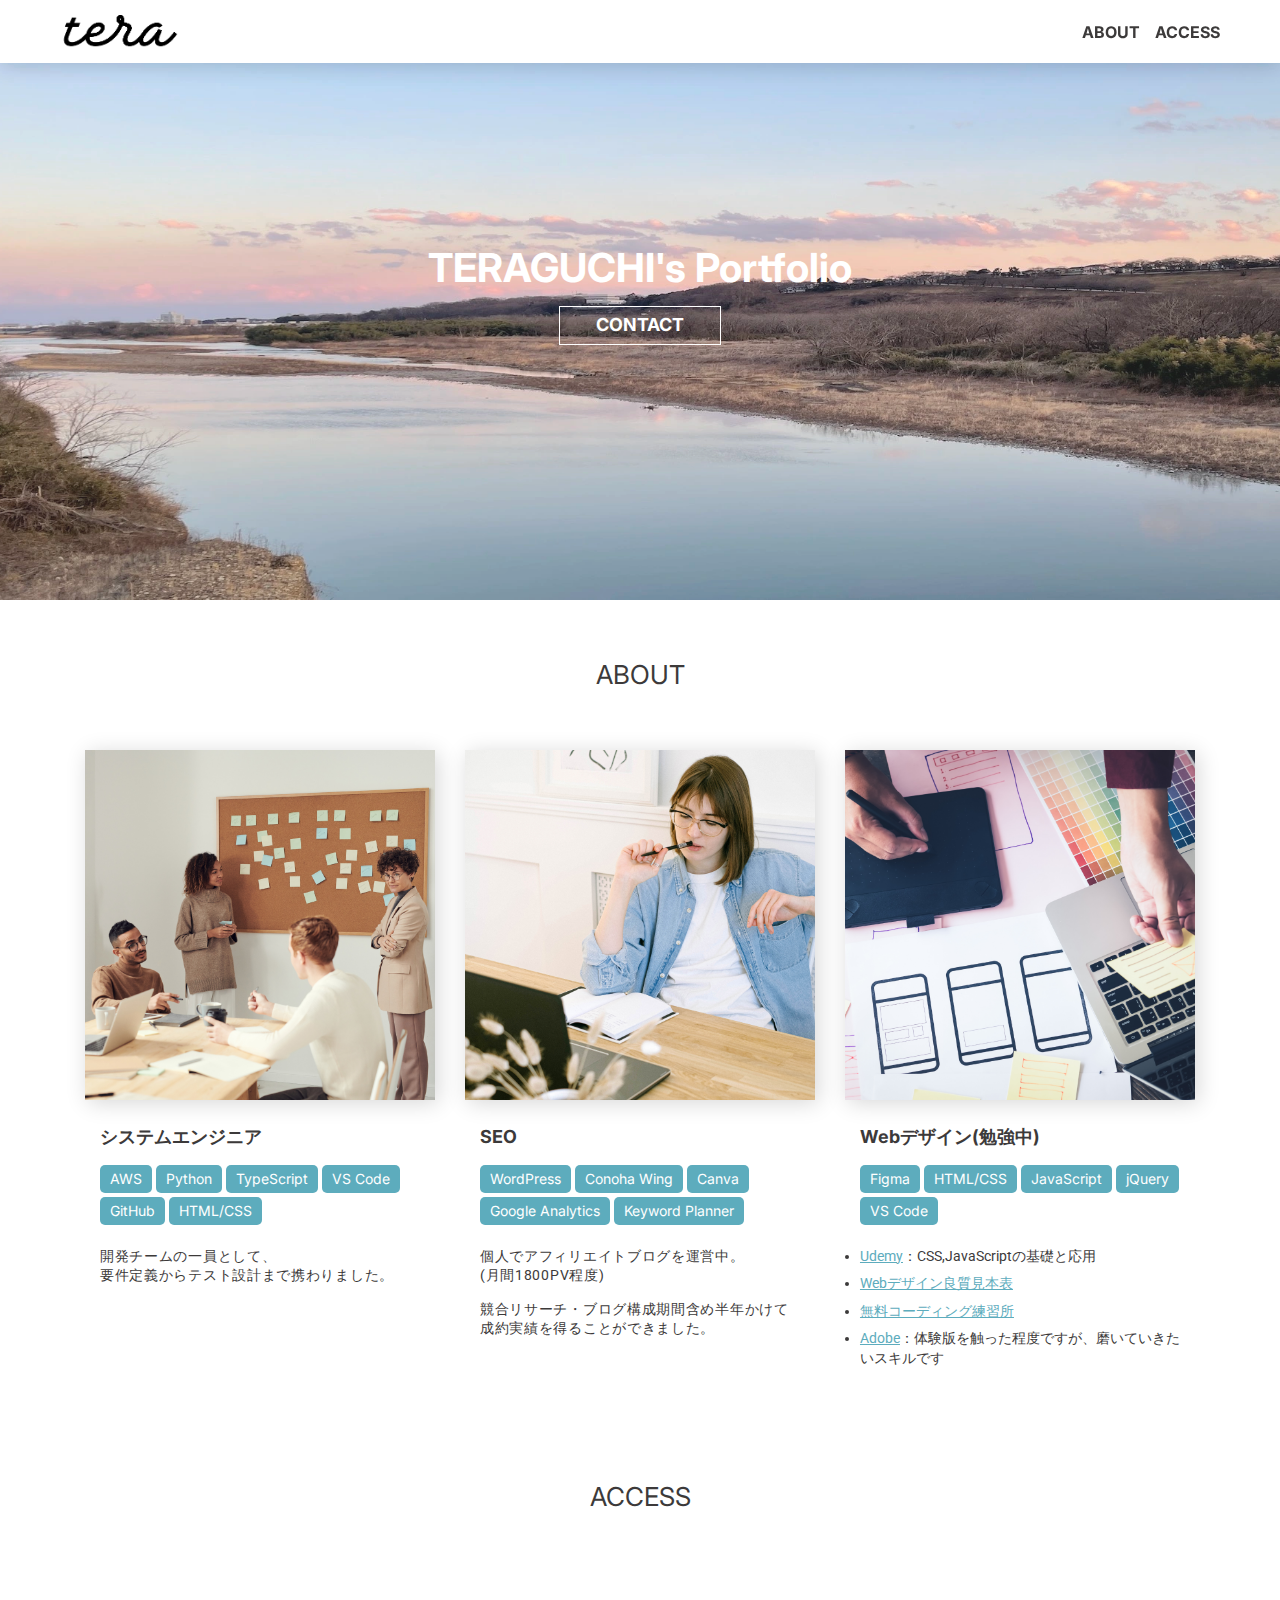
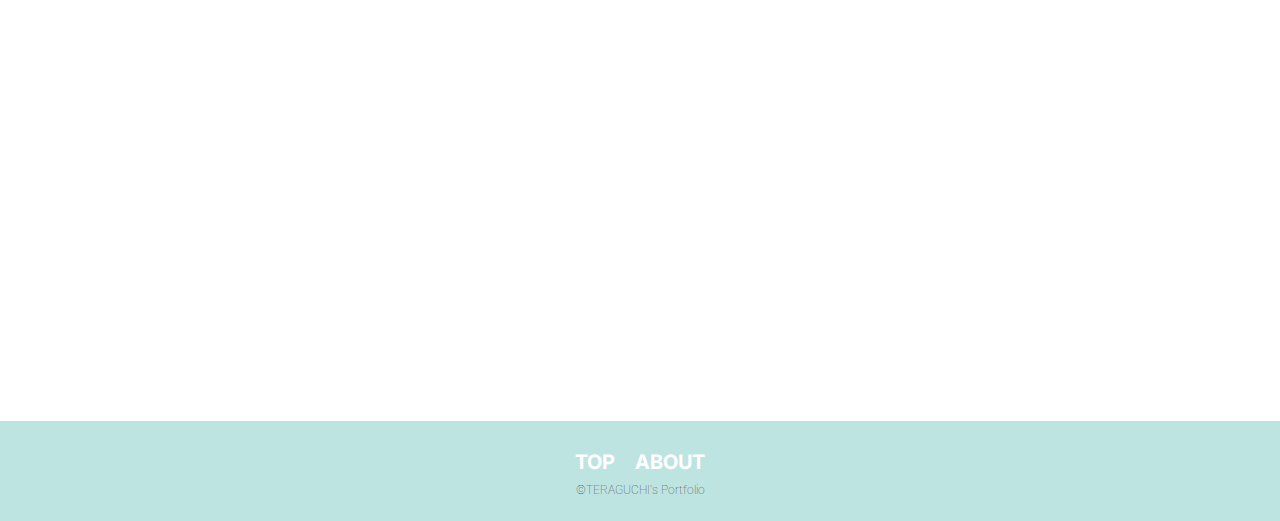
<file: index.html>
<!DOCTYPE html>
<html lang="en">
<head>
  <meta charset="UTF-8">
  <meta http-equiv="X-UA-Compatible" content="IE=edge">
  <meta name="viewport" content="width=device-width, initial-scale=1.0">
  <title>TERAGUCHI's PORTFOLIO</title>
  <!-- favicon -->
  <link rel="shortcut icon" href="favicon.ico">  
  <link rel="apple-touch-icon" href="apple-touch-icon.png">
  <link rel="icon" type="image/png" href="android-chrome-192x192.png"> 
  <!-- CSS stylesheet -->
  <link rel="stylesheet" href="css/destyle.css">
  <link rel="stylesheet" href="style.css">
  <!-- Google Font -->
  <link rel="preconnect" href="https://fonts.googleapis.com">
  <link rel="preconnect" href="https://fonts.gstatic.com" crossorigin>
  <link href="https://fonts.googleapis.com/css2?family=Inter:wght@500&family=Noto+Sans:wght@100&family=Roboto:wght@300&display=swap" rel="stylesheet">
</head>
<body>
  <div class="global-container">

    <header class="header">
      <div class="header__logo"><img src="img/logo.png" alt=""></div>
      <nav class="header__nav">
        <ul class="header__ul">
          <li class="header__li"><a href="#about">ABOUT</a></li>
          <li class="header__li"><a href="#access">ACCESS</a></li>
        </ul>
      </nav>
    </header>
  
    <main id="top" class="main">
      <div class="main-visual">
        <div class="catch">
          <h1 class="catch__title">TERAGUCHI's Portfolio</h1>

          <!-- モーダルを開くボタン -->
          <div class="modal-open">CONTACT</div>

          <!-- モーダル本体 -->
          <div class="modal-container">
            <div class="modal-body">
              <!-- 閉じるボタン -->
              <div class="modal-close">×</div>
              <!-- モーダル内のコンテンツ -->
              <div class="modal-content">
                <p>準備中…</p>
              </div>
            </div>
          </div>
          
        </div>
      </div>

      <section id="about">
        <div class="section-inner"><h2 class="section-title">ABOUT</h2></div>
        
        <div class="container">
          <div class="inner">

            <div class="item">
              <div class="item__img">
                <img src="img/engineer.png" alt="">
              </div>
              <div class="desc">
                <h3 class="desc__title">システムエンジニア</h3>
                <div class="desc__labels">
                  <span class="desc__label">AWS</span>
                  <span class="desc__label">Python</span>
                  <span class="desc__label">TypeScript</span>
                  <span class="desc__label">VS Code</span>
                  <span class="desc__label">GitHub</span>
                  <span class="desc__label">HTML/CSS</span>
                </div>
                <div class="desc__text">
                  <p class="desc__p">開発チームの一員として、<br>要件定義からテスト設計まで携わりました。</p>
                </div>
              </div>
            </div>
      
            <div class="item">
              <div class="item__img">
                <img src="img/blogger.png" alt="">
              </div>
              <div class="desc">
                <h3 class="desc__title">SEO</h3>
                <div class="desc__labels">
                  <span class="desc__label">WordPress</span>
                  <span class="desc__label">Conoha Wing</span>
                  <span class="desc__label">Canva</span>
                  <span class="desc__label">Google Analytics</span>
                  <span class="desc__label">Keyword Planner</span>
                </div>
                <div class="desc__text">
                  <p class="desc__p">個人でアフィリエイトブログを運営中。<br>(月間1800PV程度)</p>
                  <p class="desc__p">競合リサーチ・ブログ構成期間含め半年かけて成約実績を得ることができました。</>
                </div>
              </div>
            </div>

            <div class="item">
              <div class="item__img">
                <img src="img/designer.png" alt="">
              </div>
              <div class="desc">
                <h3 class="desc__title">Webデザイン(勉強中)</h3>
                <div class="desc__labels">
                  <span class="desc__label">Figma</span>
                  <span class="desc__label">HTML/CSS</span>
                  <span class="desc__label">JavaScript</span>
                  <span class="desc__label">jQuery</span>
                  <span class="desc__label">VS Code</span>
                </div>
                <div class="desc__text">
                  <ul>
                    <li class="desc__li"><a class="desc__a" href="https://www.udemy.com/share/102zAI3@Lxjd12MSCSW5zDPiUDTxIp6e6jMaNXvWuqZRyWwyEsXul_oU1gCCq9GDrptaFprtDA==/">Udemy</a>：CSS,JavaScriptの基礎と応用</li>
                    <li class="desc__li"><a class="desc__a" href="https://www.sbcr.jp/product/4815609092/">Webデザイン良質見本表</a></li>
                    <li class="desc__li"><a class="desc__a" href="https://webdesigner-go.com/coding-practice/">無料コーディング練習所</a></li>
                    <li class="desc__li"><a class="desc__a" href="https://www.adobe.com/jp/">Adobe</a>：体験版を触った程度ですが、磨いていきたいスキルです</li>
                  </ul>
                </div>
              </div>
            </div>

          </div>
        </div>
      </section>

      <section id="access" class="access">
        <div class="container">
          <div class="section-inner"><h2 class="section-title">ACCESS</h2></div>
          <iframe class="access__iframe" src="https://www.google.com/maps/embed?pb=!1m18!1m12!1m3!1d5986.075106530292!2d139.35564588021208!3d35.7159234362216!2m3!1f0!2f0!3f0!3m2!1i1024!2i768!4f13.1!3m3!1m2!1s0x60191fd73825425b%3A0x200175e9f52776af!2z5pit5bO26aeF!5e0!3m2!1sja!2sjp!4v1679411100235!5m2!1sja!2sjp" width="600" height="400" style="border:0;" allowfullscreen="" loading="lazy" referrerpolicy="no-referrer-when-downgrade"></iframe>
        </div >
      </section>
    </main>
  
    <footer class="footer">
      <nav class="footer__nav">
        <ul class="footer__ul">
          <li class="footer__li"><a href="#top">TOP</a></li>
          <li class="footer__li"><a href="#about">ABOUT</a></li>
        </ul>
      </nav>
      <p class="footer__copy">&copy;TERAGUCHI's Portfolio</p>
    </footer>
  </div>

  <script src="https://ajax.googleapis.com/ajax/libs/jquery/3.6.3/jquery.min.js"></script>
  <script src="js/script.js"></script>
</body>
</html>
</file>
<file: style.css>
@charset "UTF-8";
:root {
  --main-color: #5dacbd;
  --text-color: #3c3a3a;
}

/*--------------------------------
 全体
---------------------------------*/
html {
  scroll-behavior: smooth;
}

body {
  font-family: "Inter", "Noto Sans", sans-serif;
  font-size: 16px;
  color: var(--text-color);
}

img {
  max-width: 100%;
  height: auto;
  vertical-align: bottom;
}

/*--------------------------------
 レイアウト
---------------------------------*/
.glabal-container {
  overflow-x: hidden;
}

.container {
  max-width: 1170px;
  margin: 0 auto;
  padding: 0 30px;
}

/*--------------------------------
 ヘッダー
---------------------------------*/
.header {
  background: #fff;
  width: 100%;
  position: fixed;
  display: flex;
  justify-content: space-between;
  align-items: center;
  padding: 10px 60px;
  z-index: 100;
  box-shadow: 0 3px 21px rgba(0, 0, 0, 0.16);
}
@media screen and (max-width: 640px) {
  .header {
    padding: 20px 25px;
  }
}
.header__logo {
  width: 120px;
}
@media screen and (max-width: 640px) {
  .header__logo {
    width: 95px;
  }
}
.header__ul {
  display: flex;
}
.header__li {
  margin-right: 15px;
  color: var(--text-color);
  font-weight: bold;
  transition: all 0.2s;
}
@media screen and (max-width: 640px) {
  .header__li {
    margin-right: 9px;
    font-size: 12px;
  }
}
.header__li:last-child {
  margin-right: 0;
}
.header__li:hover {
  color: var(--main-color);
}

/*--------------------------------
 メイン
---------------------------------*/
.main {
  font-size: 14px;
}
.main .section-inner {
  padding: 60px 0;
}
@media screen and (max-width: 640px) {
  .main .section-inner {
    padding: 40px 0;
  }
}
.main .section-title {
  font-size: 26px;
  color: var(--text-color);
  text-align: center;
}
@media screen and (max-width: 640px) {
  .main .section-title {
    font-size: 23px;
  }
}
.main .main-visual {
  display: flex;
  align-items: center;
  justify-content: center;
  background-repeat: no-repeat;
  background-position: center center;
  background-size: cover;
  height: 600px;
  background-image: url(img/pc_main-visual.webp);
  opacity: 90%;
}
.main .main-visual .catch {
  color: #fff;
  font-weight: bold;
  text-align: center;
}
.main .main-visual .catch__title {
  font-size: 40px;
  margin-bottom: 5px;
}
@media screen and (max-width: 640px) {
  .main .main-visual .catch__title {
    font-size: 27px;
  }
}
.main .main-visual .catch__btn {
  font-size: 18px;
  position: relative;
  display: inline-block;
  background: none;
  border: 0.9px solid #fff;
  padding: 8px 36px;
  margin: 10px auto;
  transition: all 0.3s;
  color: #fff;
  cursor: pointer;
}
.main .main-visual .catch__btn:hover {
  background-color: rgba(255, 255, 255, 0.2);
}
.main .inner {
  display: flex;
  flex-flow: wrap;
}
@media screen and (max-width: 640px) {
  .main .inner {
    flex-direction: row;
    flex-wrap: wrap;
  }
}
.main .item {
  margin-bottom: 30px;
  width: calc((100% - 60px) / 3);
  margin-right: 30px;
  margin-bottom: 30px;
}
@media screen and (max-width: 640px) {
  .main .item {
    width: 100%;
    margin-right: 0;
    margin-bottom: 8px;
  }
}
.main .item:last-child {
  margin-right: 0;
}
.main .item__img {
  margin: 0 auto;
  margin-bottom: 12px;
  box-shadow: 3px 3px 21px rgba(0, 0, 0, 0.16);
}
@media screen and (max-width: 640px) {
  .main .item__img {
    width: 90%;
  }
}
.main .item .desc {
  padding: 15px;
}
.main .item .desc__title {
  font-weight: bold;
  margin-bottom: 15px;
  font-size: 18px;
}
.main .item .desc__labels {
  margin-bottom: 20px;
}
.main .item .desc__label {
  background: var(--main-color);
  color: #fff;
  padding: 0 10px;
  margin: 2px 0;
  line-height: 2;
  border-radius: 5px;
  display: inline-block;
}
.main .item .desc__li {
  list-style-type: disc;
  margin-bottom: 8px;
}
.main .item .desc__a {
  color: var(--main-color);
  -webkit-text-decoration: underline solid var(--main-color);
          text-decoration: underline solid var(--main-color);
}
.main .item .desc__text {
  font-family: "Roboto", sans-serif;
  line-height: 1.4em;
}
.main .item .desc__p {
  letter-spacing: 0.05em;
  margin-bottom: 1em;
}
.main .access {
  text-align: center;
}
.main .access__iframe {
  margin-bottom: 50px;
}
@media screen and (max-width: 640px) {
  .main .access__iframe {
    width: 90%;
    height: 300px;
  }
}

/*--------------------------------
 フッター
---------------------------------*/
.footer {
  background: #bee4e2;
  height: 100px;
}
.footer__nav {
  padding-top: 30px;
  padding-bottom: 10px;
}
.footer__ul {
  display: flex;
  justify-content: center;
  align-items: center;
  width: 300px;
  height: 100%;
  margin: 0 auto;
}
.footer__li {
  color: #fff;
  font-weight: bold;
  margin-right: 20px;
  font-size: 20px;
  transition: all 0.3s;
}
@media screen and (max-width: 640px) {
  .footer__li {
    margin-right: 6px;
    font-size: 15px;
  }
}
.footer__li:last-child {
  margin-right: 0;
}
.footer__li:hover {
  color: rgba(60, 58, 58, 0.5);
}
.footer__copy {
  font-weight: lighter;
  text-align: center;
  font-size: 12px;
  padding-bottom: 20px;
  padding-top: 0;
  font-family: "Roboto", sans-serif;
}
@media screen and (max-width: 640px) {
  .footer__copy {
    font-size: 10px;
  }
}

/*--------------------------------
 モーダル
---------------------------------*/
/*モーダルを開くボタン*/
.modal-open {
  font-size: 18px;
  position: relative;
  display: inline-block;
  background: none;
  border: 0.9px solid #fff;
  padding: 8px 36px;
  margin: 10px auto;
  transition: all 0.3s;
  color: #fff;
  cursor: pointer;
}

/*モーダル本体の指定 + モーダル外側の背景の指定*/
.modal-container {
  position: fixed;
  top: 0;
  left: 0;
  width: 100%;
  height: 100%;
  text-align: center;
  background: rgba(0, 0, 0, 0.5);
  padding: 40px 20px;
  overflow: auto;
  opacity: 0;
  visibility: hidden;
  transition: 0.3s;
  box-sizing: border-box;
}

/*モーダル本体の擬似要素の指定*/
.modal-container:before {
  content: "";
  display: inline-block;
  vertical-align: middle;
  height: 100%;
}

/*モーダル本体に「active」クラス付与した時のスタイル*/
.modal-container.active {
  opacity: 1;
  visibility: visible;
}

/*モーダル枠の指定*/
.modal-body {
  position: relative;
  display: inline-block;
  vertical-align: middle;
  max-width: 500px;
  width: 90%;
}

/*モーダルを閉じるボタンの指定*/
.modal-close {
  position: absolute;
  display: flex;
  align-items: center;
  justify-content: center;
  top: -40px;
  right: -40px;
  width: 40px;
  height: 40px;
  font-size: 40px;
  color: #fff;
  cursor: pointer;
}

/*モーダル内のコンテンツの指定*/
.modal-content {
  background: #fff;
  text-align: center;
  padding: 30px;
  color: var(--text-color);
}/*# sourceMappingURL=style.css.map */
</file>
<file: css/destyle.css>
/*! destyle.css v3.0.0 | MIT License | https://github.com/nicolas-cusan/destyle.css */

/* Reset box-model and set borders */
/* ============================================ */

*,
::before,
::after {
  box-sizing: border-box;
  border-width: 0;
  border-style: solid;
}

/* Document */
/* ============================================ */

/**
 * 1. Correct the line height in all browsers.
 * 2. Prevent adjustments of font size after orientation changes in iOS.
 * 3. Remove gray overlay on links for iOS.
 */

html {
  line-height: 1.15; /* 1 */

  -webkit-tap-highlight-color: transparent; /* 3*/
  -webkit-text-size-adjust: 100%; /* 2 */
}

/* Sections */
/* ============================================ */

/**
 * Remove the margin in all browsers.
 */

body {
  margin: 0;
}

/**
 * Render the `main` element consistently in IE.
 */

main {
  display: block;
}

/* Vertical rhythm */
/* ============================================ */

p,
table,
blockquote,
address,
pre,
iframe,
form,
figure,
dl {
  margin: 0;
}

/* Headings */
/* ============================================ */

h1,
h2,
h3,
h4,
h5,
h6 {
  font-size: inherit;
  font-weight: inherit;
  margin: 0;
}

/* Lists (enumeration) */
/* ============================================ */

ul,
ol {
  margin: 0;
  padding: 0;
  list-style: none;
}

/* Lists (definition) */
/* ============================================ */

dt {
  font-weight: bold;
}

dd {
  margin-left: 0;
}

/* Grouping content */
/* ============================================ */

/**
 * 1. Add the correct box sizing in Firefox.
 * 2. Show the overflow in Edge and IE.
 */

hr {
  clear: both;
  overflow: visible; /* 2 */
  box-sizing: content-box; /* 1 */
  height: 0; /* 1 */
  margin: 0;
  color: inherit;
  border-top-width: 1px;
}

/**
 * 1. Correct the inheritance and scaling of font size in all browsers.
 * 2. Correct the odd `em` font sizing in all browsers.
 */

pre {
  font-family: monospace, monospace; /* 1 */
  font-size: inherit; /* 2 */
}

address {
  font-style: inherit;
}

/* Text-level semantics */
/* ============================================ */

/**
 * Remove the gray background on active links in IE 10.
 */

a {
  text-decoration: none;
  color: inherit;
  background-color: transparent;
}

/**
 * 1. Remove the bottom border in Chrome 57-
 * 2. Add the correct text decoration in Chrome, Edge, IE, Opera, and Safari.
 */

abbr[title] {
  text-decoration: underline dotted; /* 2 */
}

/**
 * Add the correct font weight in Chrome, Edge, and Safari.
 */

b,
strong {
  font-weight: bolder;
}

/**
 * 1. Correct the inheritance and scaling of font size in all browsers.
 * 2. Correct the odd `em` font sizing in all browsers.
 */

code,
kbd,
samp {
  font-family: monospace, monospace; /* 1 */
  font-size: inherit; /* 2 */
}

/**
 * Add the correct font size in all browsers.
 */

small {
  font-size: 80%;
}

/**
 * Prevent `sub` and `sup` elements from affecting the line height in
 * all browsers.
 */

sub,
sup {
  position: relative;
  font-size: 75%;
  line-height: 0;
  vertical-align: baseline;
}

sub {
  bottom: -.25em;
}

sup {
  top: -.5em;
}

/* Replaced content */
/* ============================================ */

/**
 * Prevent vertical alignment issues.
 */

svg,
img,
embed,
object,
iframe {
  vertical-align: bottom;
}

/* Forms */
/* ============================================ */

/**
 * Reset form fields to make them styleable.
 * 1. Make form elements stylable across systems iOS especially.
 * 2. Inherit text-transform from parent.
 */

button,
input,
optgroup,
select,
textarea {
  font: inherit;
  margin: 0;
  padding: 0;
  text-align: inherit;
  vertical-align: middle;
  text-transform: inherit; /* 2 */
  color: inherit;
  border-radius: 0;
  background: transparent;

  -webkit-appearance: none; /* 1 */
  appearance: none;
}

/**
 * Reset radio and checkbox appearance to preserve their look in iOS.
 */

[type="checkbox"] {
  -webkit-appearance: checkbox;
  appearance: checkbox;
}

[type="radio"] {
  -webkit-appearance: radio;
  appearance: radio;
}

/**
 * Correct cursors for clickable elements.
 */

button,
[type="button"],
[type="reset"],
[type="submit"] {
  cursor: pointer;
}

button:disabled,
[type="button"]:disabled,
[type="reset"]:disabled,
[type="submit"]:disabled {
  cursor: default;
}

/**
 * Improve outlines for Firefox and unify style with input elements & buttons.
 */

:-moz-focusring {
  outline: auto;
}

select:disabled {
  opacity: inherit;
}

/**
 * Remove padding
 */

option {
  padding: 0;
}

/**
 * Reset to invisible
 */

fieldset {
  min-width: 0;
  margin: 0;
  padding: 0;
}

legend {
  padding: 0;
}

/**
 * Add the correct vertical alignment in Chrome, Firefox, and Opera.
 */

progress {
  vertical-align: baseline;
}

/**
 * Remove the default vertical scrollbar in IE 10+.
 */

textarea {
  overflow: auto;
}

/**
 * Correct the cursor style of increment and decrement buttons in Chrome.
 */

[type="number"]::-webkit-inner-spin-button,
[type="number"]::-webkit-outer-spin-button {
  height: auto;
}

/**
 * 1. Correct the outline style in Safari.
 */

[type="search"] {
  outline-offset: -2px; /* 1 */
}

/**
 * Remove the inner padding in Chrome and Safari on macOS.
 */

[type="search"]::-webkit-search-decoration {
  -webkit-appearance: none;
}

/**
 * 1. Correct the inability to style clickable types in iOS and Safari.
 * 2. Fix font inheritance.
 */

::-webkit-file-upload-button {
  font: inherit; /* 2 */

  -webkit-appearance: button; /* 1 */
}

/**
 * Clickable labels
 */

label[for] {
  cursor: pointer;
}

/* Interactive */
/* ============================================ */

/*
 * Add the correct display in Edge, IE 10+, and Firefox.
 */

details {
  display: block;
}

/*
 * Add the correct display in all browsers.
 */

summary {
  display: list-item;
}

/*
 * Remove outline for editable content.
 */

[contenteditable]:focus {
  outline: auto;
}

/* Tables */
/* ============================================ */

/**
1. Correct table border color inheritance in all Chrome and Safari.
*/

table {
  border-color: inherit; /* 1 */
}

caption {
  text-align: left;
}

td,
th {
  padding: 0;
  vertical-align: top;
}

th {
  font-weight: bold;
  text-align: left;
}
</file>
